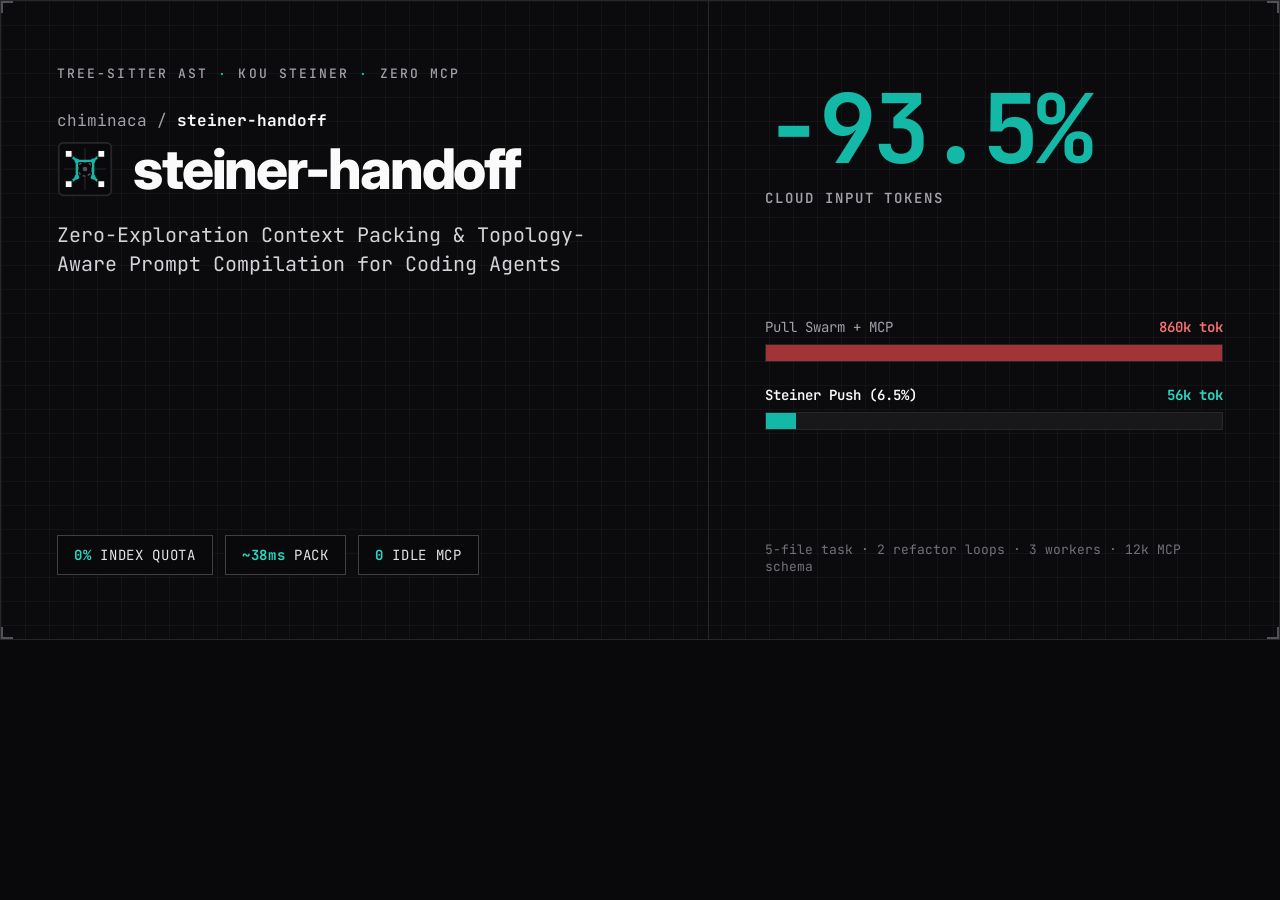
<file: scripts/social_preview.html>
<!DOCTYPE html>
<html lang="en">
<head>
  <meta charset="UTF-8" />
  <meta name="viewport" content="width=1280, initial-scale=1.0" />
  <title>chiminaca/steiner-handoff · Social Preview</title>
  <link rel="preconnect" href="https://fonts.googleapis.com" />
  <link rel="preconnect" href="https://fonts.gstatic.com" crossorigin />
  <link href="https://fonts.googleapis.com/css2?family=Inter:wght@500;600;700;800&family=JetBrains+Mono:wght@400;500;600;700&display=swap" rel="stylesheet" />
  <style>
    * { box-sizing: border-box; margin: 0; padding: 0; }
    html, body {
      width: 1280px;
      height: 640px;
      overflow: hidden;
      background: #09090b;
      color: #fafafa;
      font-family: 'Inter', -apple-system, BlinkMacSystemFont, 'Segoe UI', sans-serif;
      -webkit-font-smoothing: antialiased;
    }
    .canvas {
      position: relative;
      width: 1280px;
      height: 640px;
      background: #0b0b0e;
      border: 1px solid #27272a;
      display: grid;
      grid-template-columns: 1.24fr 1px 1fr;
    }
    .grid-bg {
      position: absolute;
      inset: 0;
      width: 100%;
      height: 100%;
      pointer-events: none;
      z-index: 0;
    }
    .cad-tick {
      position: absolute;
      width: 12px;
      height: 12px;
      border-color: #52525b;
      border-style: solid;
      z-index: 3;
    }
    .tl { top: 0; left: 0; border-width: 2px 0 0 2px; }
    .tr { top: 0; right: 0; border-width: 2px 2px 0 0; }
    .bl { bottom: 0; left: 0; border-width: 0 0 2px 2px; }
    .br { bottom: 0; right: 0; border-width: 0 2px 2px 0; }

    .panel {
      position: relative;
      z-index: 1;
      padding: 64px 56px;
      display: flex;
      flex-direction: column;
      justify-content: space-between;
    }
    .divider {
      position: relative;
      z-index: 1;
      background: #27272a;
    }
    .mono {
      font-family: 'JetBrains Mono', ui-monospace, SFMono-Regular, Menlo, Consolas, monospace;
    }
    .eyebrow {
      font-size: 13px;
      font-weight: 500;
      letter-spacing: 0.16em;
      color: #a1a1aa;
      text-transform: uppercase;
      margin-bottom: 28px;
    }
    .eyebrow .dot { color: #14b8a6; }
    .repo-slug {
      font-size: 16px;
      color: #a1a1aa;
      margin-bottom: 10px;
    }
    .repo-slug strong { color: #fafafa; }
    .title-row {
      display: flex;
      align-items: center;
      gap: 20px;
      margin-bottom: 24px;
    }
    h1 {
      font-size: 56px;
      font-weight: 800;
      letter-spacing: -0.038em;
      line-height: 1;
      color: #fafafa;
    }
    .subtitle {
      font-size: 20px;
      line-height: 1.45;
      color: #d4d4d8;
      max-width: 560px;
    }
    .pills {
      display: flex;
      gap: 12px;
      font-size: 14px;
      letter-spacing: 0.05em;
    }
    .pill {
      border: 1px solid #3f3f46;
      background: #09090b;
      padding: 10px 16px;
      color: #e4e4e7;
    }
    .pill strong { color: #2dd4bf; font-weight: 700; }

    .metric-wrap { margin-top: 16px; }
    .metric {
      font-size: 96px;
      font-weight: 700;
      letter-spacing: -0.04em;
      line-height: 1;
      color: #14b8a6;
    }
    .metric-label {
      margin-top: 12px;
      font-size: 14px;
      font-weight: 600;
      letter-spacing: 0.14em;
      color: #a1a1aa;
      text-transform: uppercase;
    }
    .bars {
      display: flex;
      flex-direction: column;
      gap: 24px;
    }
    .bar-row { display: flex; flex-direction: column; gap: 8px; }
    .bar-head {
      display: flex;
      justify-content: space-between;
      font-size: 14px;
    }
    .bar-track {
      width: 100%;
      height: 18px;
      background: #18181b;
      border: 1px solid #27272a;
      overflow: hidden;
    }
    .bar-fill-mcp {
      width: 100%;
      height: 100%;
      background: rgba(239, 68, 68, 0.65);
    }
    .bar-fill-steiner {
      width: 6.51%;
      height: 100%;
      background: #14b8a6;
    }
    .footnote {
      font-size: 13px;
      color: #71717a;
    }
  </style>
</head>
<body>
  <div class="canvas">
    <div class="cad-tick tl"></div>
    <div class="cad-tick tr"></div>
    <div class="cad-tick bl"></div>
    <div class="cad-tick br"></div>

    <svg class="grid-bg" xmlns="http://www.w3.org/2000/svg" aria-hidden="true">
      <defs>
        <pattern id="og-matrix" width="24" height="24" patternUnits="userSpaceOnUse">
          <path d="M 24 0 L 0 0 0 24" fill="none" stroke="rgba(255,255,255,0.035)" stroke-width="1" shape-rendering="crispEdges"/>
        </pattern>
      </defs>
      <rect width="100%" height="100%" fill="url(#og-matrix)"/>
    </svg>

    <section class="panel">
      <div>
        <div class="eyebrow mono">
          TREE-SITTER AST <span class="dot">&middot;</span> KOU STEINER <span class="dot">&middot;</span> ZERO MCP
        </div>
        <div class="repo-slug mono">chiminaca / <strong>steiner-handoff</strong></div>
        <div class="title-row">
          <svg width="56" height="56" viewBox="0 0 48 48" fill="none" aria-hidden="true">
            <rect x="1.5" y="1.5" width="45" height="45" rx="4" fill="#09090b" stroke="#27272a" stroke-width="1.5"/>
            <path d="M10 11 L24 24 M38 11 L24 24 M10 37 L24 24 M38 37 L24 24 M24 6 L24 42 M6 24 L42 24" stroke="#27272a" stroke-width="1"/>
            <circle cx="24" cy="24" r="6" fill="#09090b" stroke="#52525b" stroke-width="1.2" stroke-dasharray="2.5 2"/>
            <circle cx="24" cy="24" r="2" fill="#52525b"/>
            <path d="M10 11 L17 17 L31 17 L38 11 M17 17 L17 31 L10 37 M31 17 L31 31 L38 37" stroke="#14b8a6" stroke-width="2" stroke-linecap="square" stroke-linejoin="miter"/>
            <circle cx="17" cy="17" r="2" fill="#14b8a6"/>
            <circle cx="31" cy="17" r="2" fill="#14b8a6"/>
            <circle cx="17" cy="31" r="2" fill="#14b8a6"/>
            <circle cx="31" cy="31" r="2" fill="#14b8a6"/>
            <rect x="7" y="8" width="6" height="6" fill="#fafafa" stroke="#09090b" stroke-width="1"/>
            <rect x="35" y="8" width="6" height="6" fill="#fafafa" stroke="#09090b" stroke-width="1"/>
            <rect x="7" y="34" width="6" height="6" fill="#fafafa" stroke="#09090b" stroke-width="1"/>
            <rect x="35" y="34" width="6" height="6" fill="#fafafa" stroke="#09090b" stroke-width="1"/>
          </svg>
          <h1>steiner-handoff</h1>
        </div>
        <p class="subtitle mono">
          Zero-Exploration Context Packing &amp; Topology-Aware Prompt Compilation for Coding Agents
        </p>
      </div>

      <div class="pills mono">
        <span class="pill"><strong>0%</strong> INDEX QUOTA</span>
        <span class="pill"><strong>~38ms</strong> PACK</span>
        <span class="pill"><strong>0</strong> IDLE MCP</span>
      </div>
    </section>

    <div class="divider"></div>

    <section class="panel">
      <div class="metric-wrap">
        <div class="metric mono">-93.5%</div>
        <div class="metric-label mono">CLOUD INPUT TOKENS</div>
      </div>

      <div class="bars mono">
        <div class="bar-row">
          <div class="bar-head">
            <span style="color:#a1a1aa">Pull Swarm + MCP</span>
            <span style="color:#f87171;font-weight:600">860k tok</span>
          </div>
          <div class="bar-track"><div class="bar-fill-mcp"></div></div>
        </div>
        <div class="bar-row">
          <div class="bar-head">
            <span style="color:#fafafa;font-weight:600">Steiner Push (6.5%)</span>
            <span style="color:#2dd4bf;font-weight:700">56k tok</span>
          </div>
          <div class="bar-track"><div class="bar-fill-steiner"></div></div>
        </div>
      </div>

      <div class="footnote mono">
        5-file task &middot; 2 refactor loops &middot; 3 workers &middot; 12k MCP schema
      </div>
    </section>
  </div>
</body>
</html>
</file>
